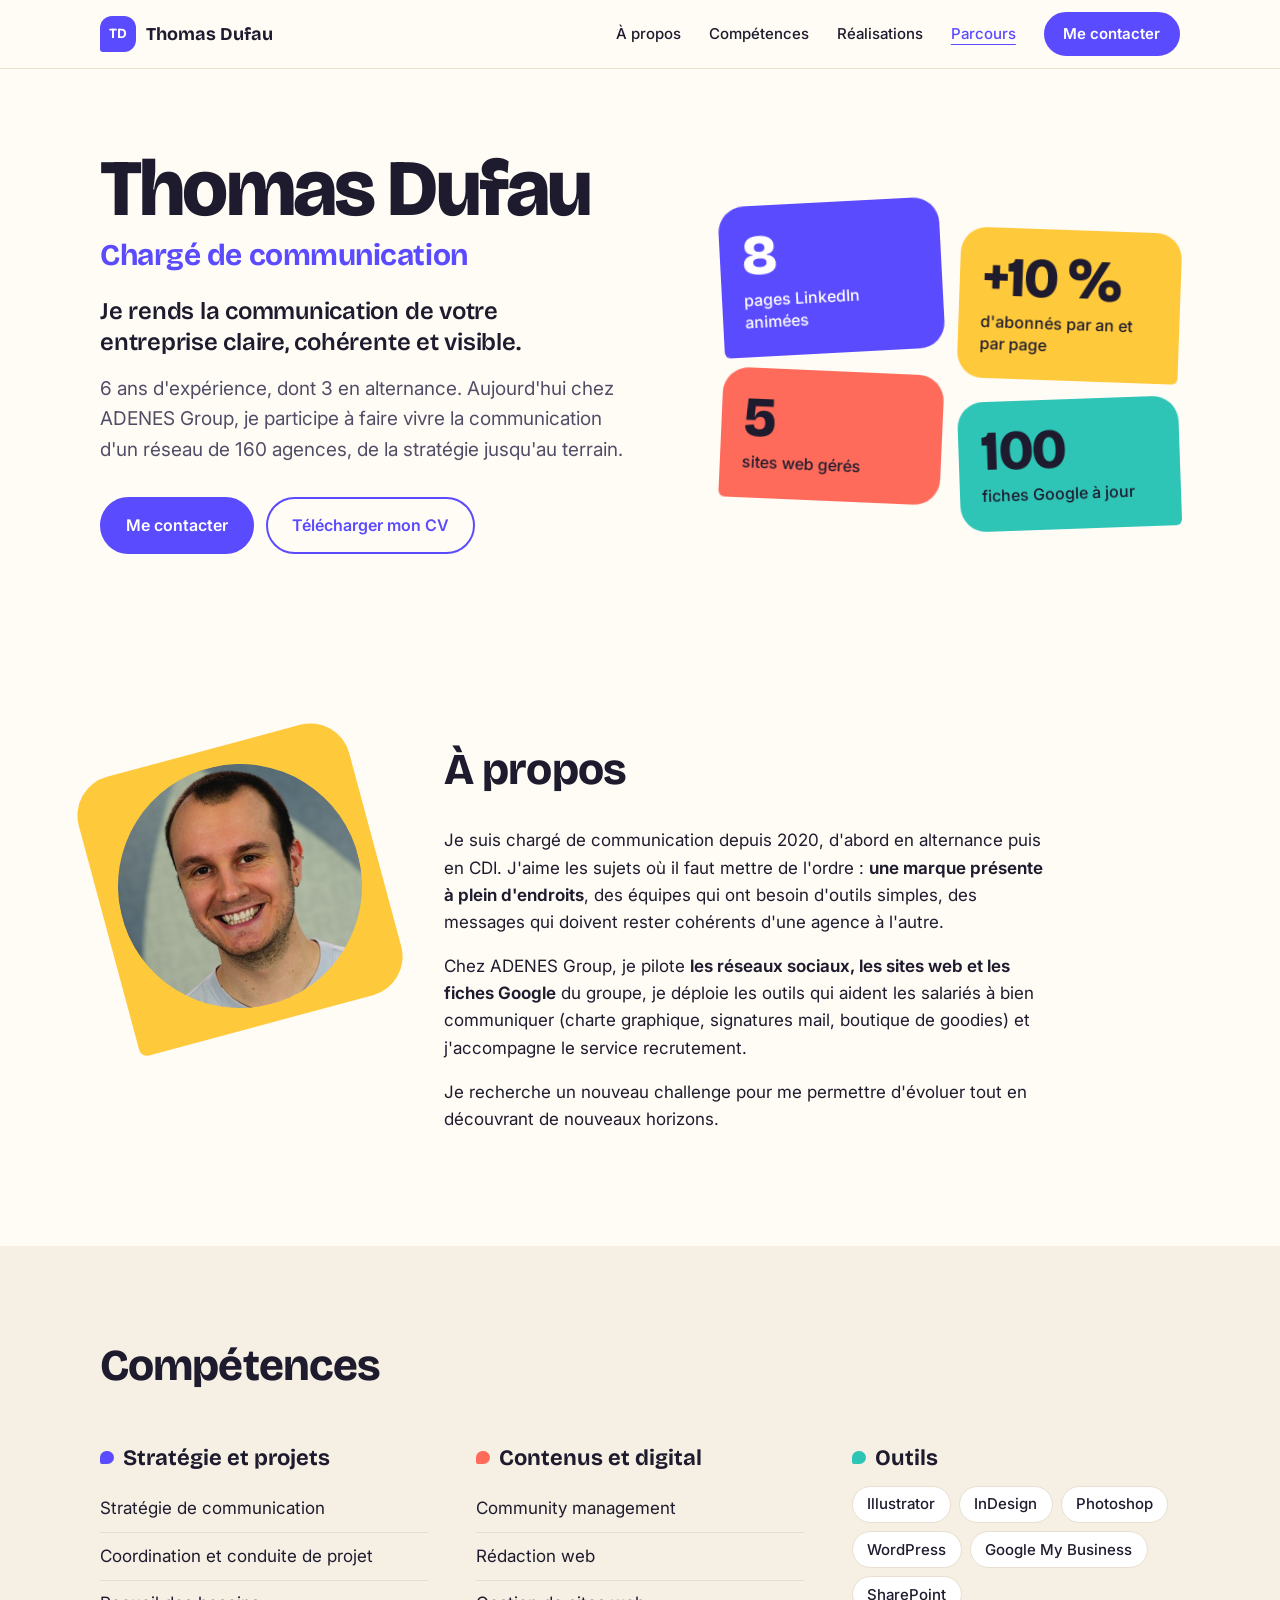
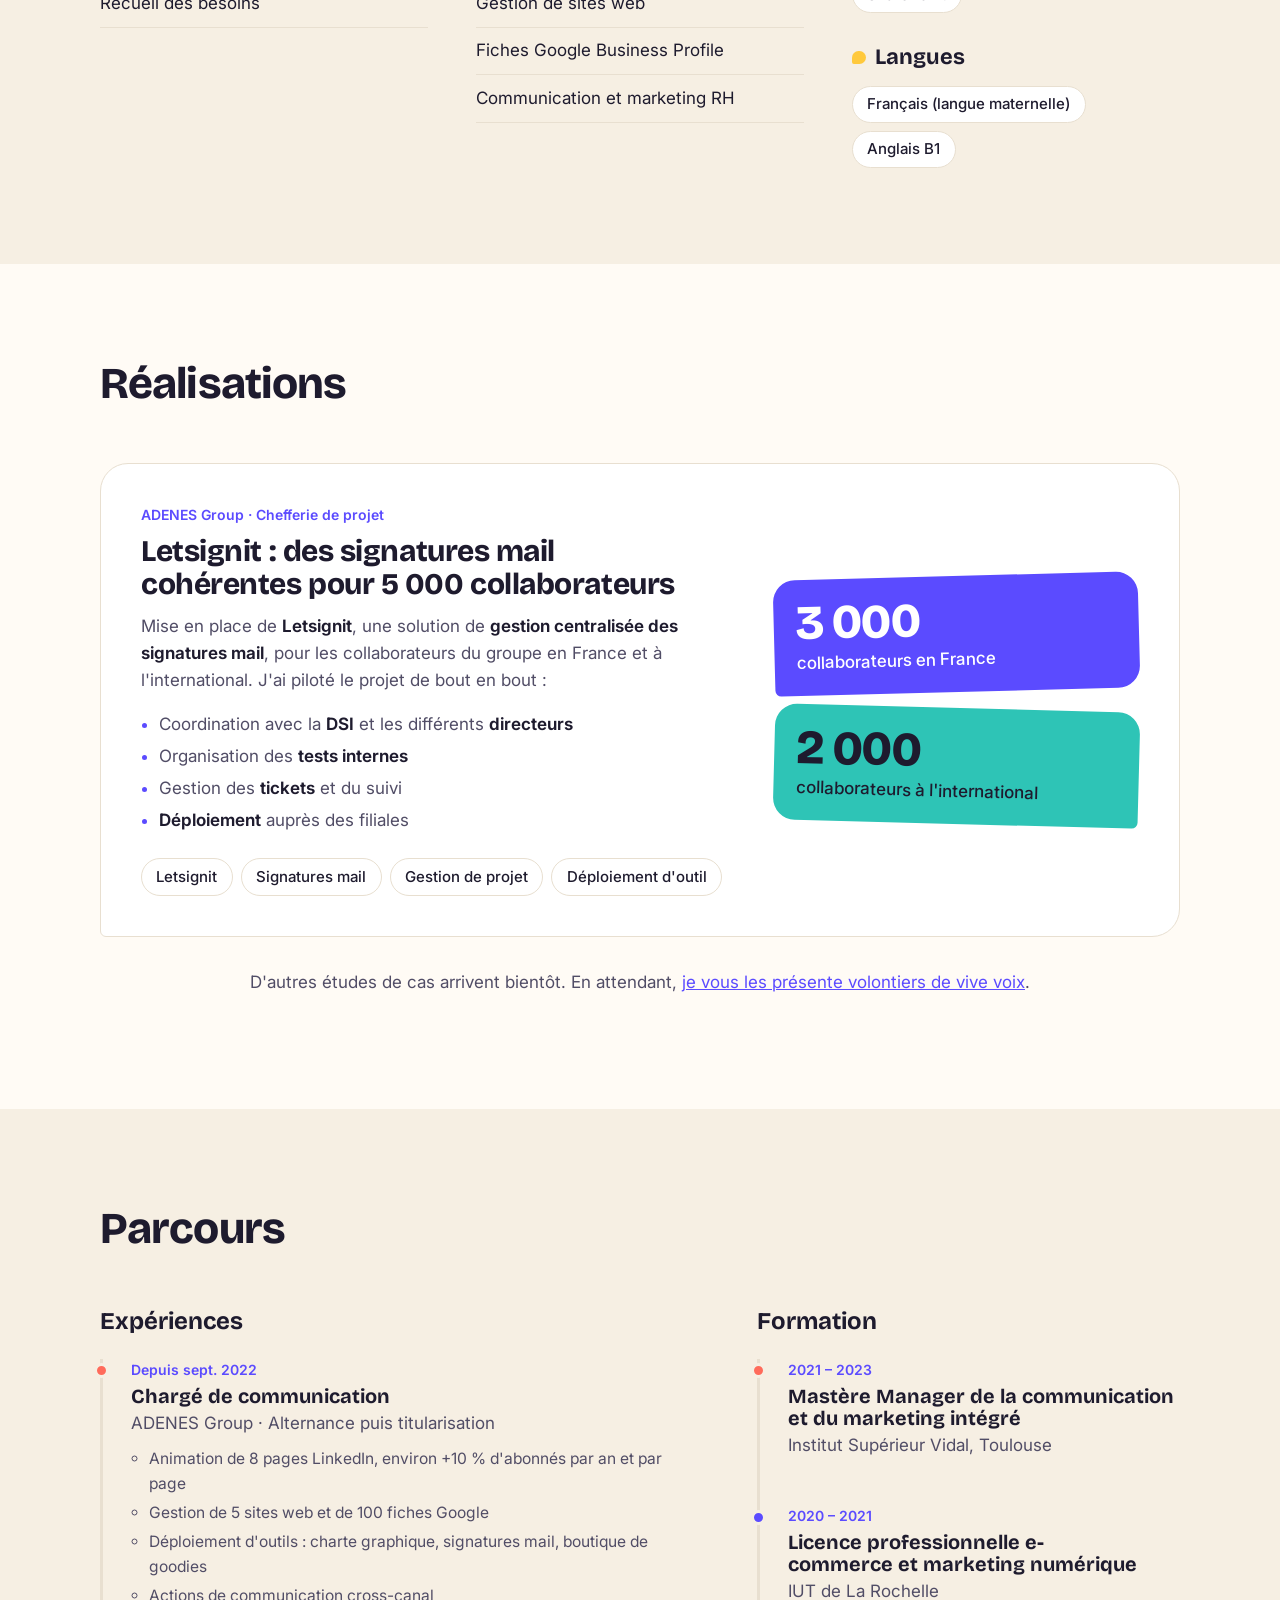
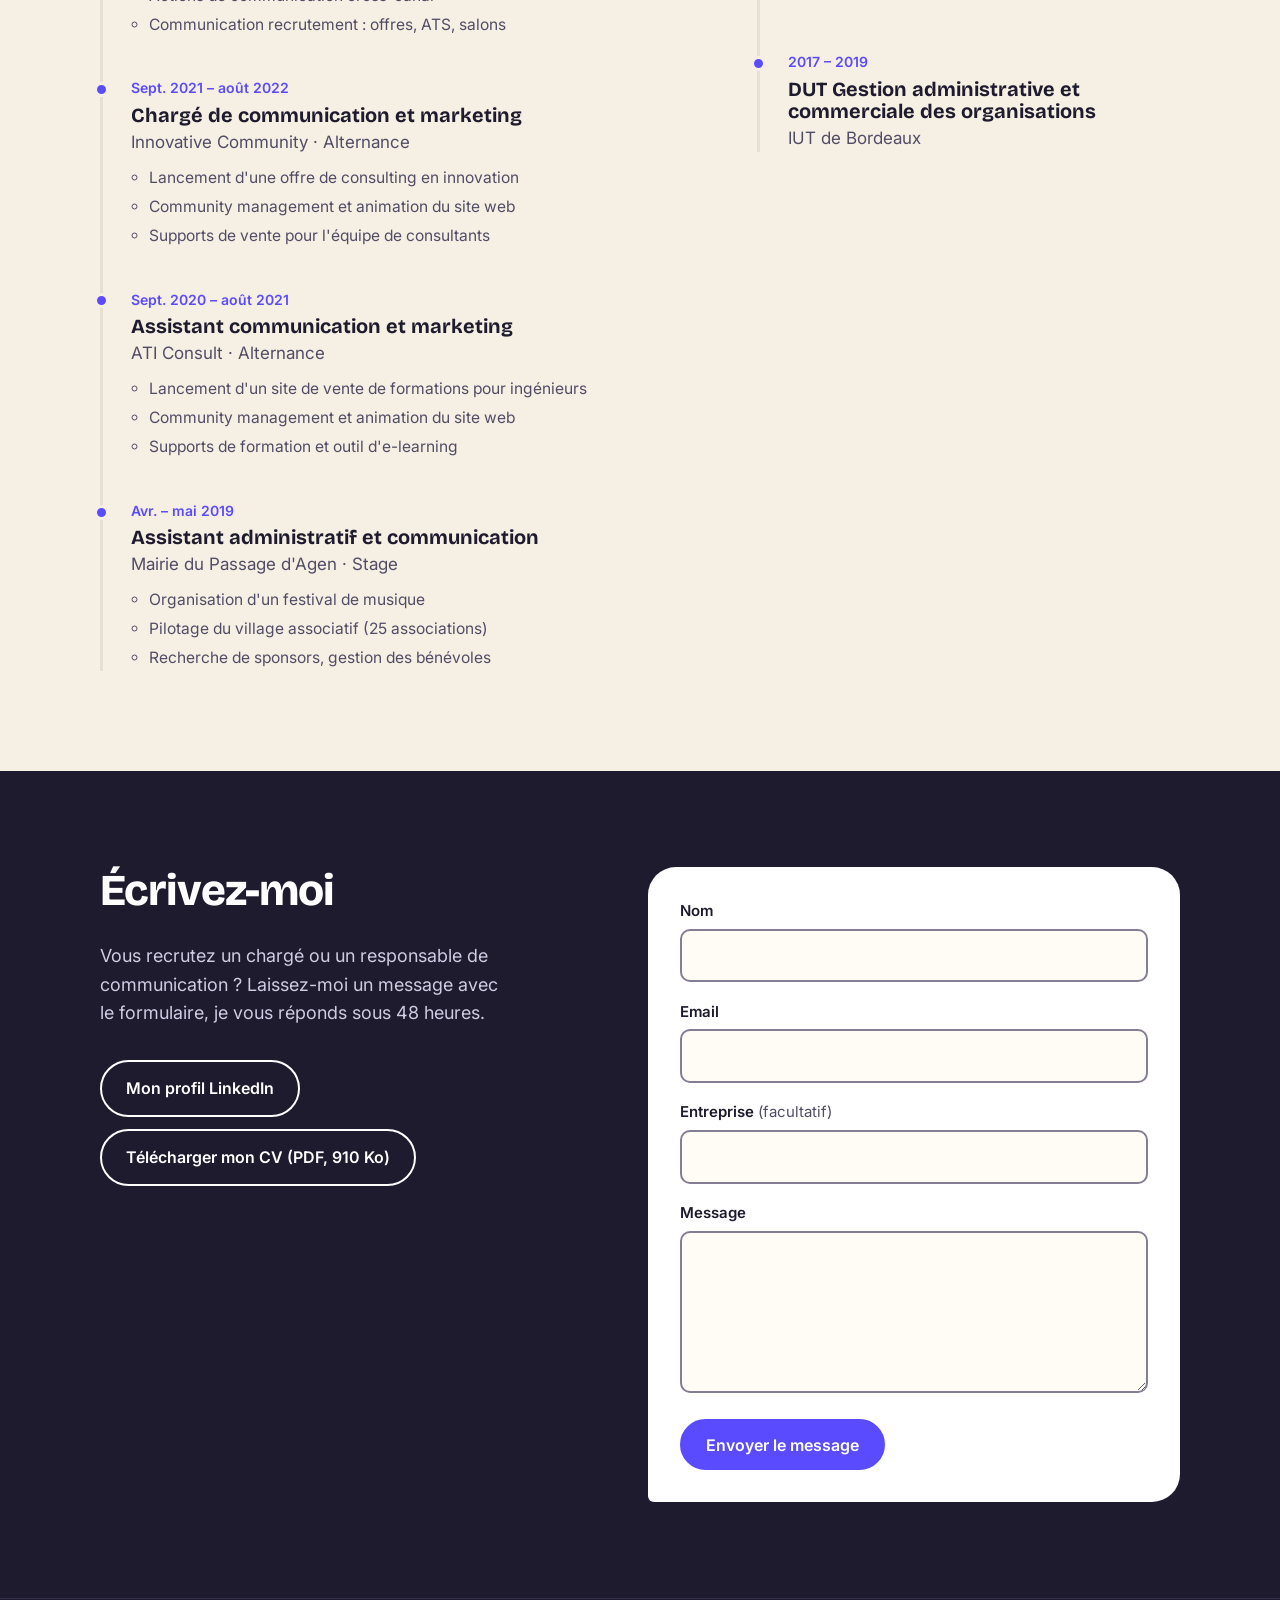
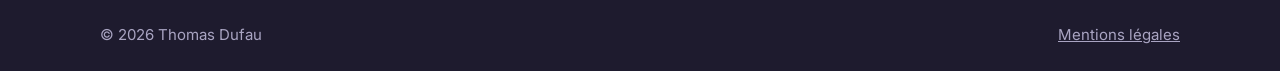
<file: index.html>
<!DOCTYPE html>
<html lang="fr">
<head>
  <meta charset="UTF-8">
  <meta name="viewport" content="width=device-width, initial-scale=1.0">
  <title>Thomas Dufau · Chargé de communication à Toulouse</title>
  <meta name="description" content="Chargé de communication avec 6 ans d'expérience : réseaux sociaux, sites web, outils et stratégie de communication pour des réseaux multi-sites. Basé à Tournefeuille, près de Toulouse.">

  <!-- Aperçu lors d'un partage (LinkedIn, etc.) -->
  <meta property="og:title" content="Thomas Dufau · Chargé de communication">
  <meta property="og:description" content="Je rends la communication de votre entreprise claire, cohérente et visible, de la stratégie jusqu'au terrain.">
  <meta property="og:type" content="website">
  <meta property="og:url" content="https://thomasdufau.fr/">
  <meta property="og:locale" content="fr_FR">
  <meta property="og:site_name" content="Thomas Dufau">
  <meta property="og:image" content="https://thomasdufau.fr/images/apercu-partage.png">
  <meta property="og:image:width" content="1200">
  <meta property="og:image:height" content="630">
  <meta property="og:image:alt" content="Thomas Dufau, chargé de communication">
  <meta name="twitter:card" content="summary_large_image">
  <link rel="canonical" href="https://thomasdufau.fr/">

  <!-- Icône d'onglet (favicon) -->
  <link rel="icon" href="favicon.svg" type="image/svg+xml">
  <link rel="icon" href="favicon-32.png" sizes="32x32" type="image/png">
  <link rel="apple-touch-icon" href="apple-touch-icon.png">
  <meta name="theme-color" content="#5B4BFF">

  <link rel="preconnect" href="https://fonts.googleapis.com">
  <link rel="preconnect" href="https://fonts.gstatic.com" crossorigin>
  <link href="https://fonts.googleapis.com/css2?family=Bricolage+Grotesque:opsz,wght@12..96,400..800&family=Inter:wght@400;500;600&display=swap" rel="stylesheet">
  <link rel="stylesheet" href="style.css?v=202611221200">
</head>
<body>

  <a class="skip-link" href="#contenu">Aller au contenu</a>

  <!-- ===== EN-TÊTE ===== -->
  <header class="site-header">
    <div class="wrap header-inner">
      <a class="logo" href="#accueil" aria-label="Thomas Dufau, retour en haut">
        <span class="logo-mark" aria-hidden="true">TD</span>
        <span class="logo-name">Thomas Dufau</span>
      </a>

      <button class="nav-toggle" aria-expanded="false" aria-controls="menu">
        <span class="nav-toggle-bar" aria-hidden="true"></span>
        <span class="visually-hidden">Ouvrir le menu</span>
      </button>

      <nav id="menu" class="nav" aria-label="Menu principal">
        <a href="#a-propos">À propos</a>
        <a href="#competences">Compétences</a>
        <a href="#realisations">Réalisations</a>
        <a href="#parcours">Parcours</a>
        <a class="btn btn-small" href="#contact">Me contacter</a>
      </nav>
    </div>
  </header>

  <main id="contenu">

    <!-- ===== ACCUEIL ===== -->
    <section id="accueil" class="hero">
      <div class="wrap hero-inner">
        <div class="hero-text">
          <h1 class="hero-title">
            <span class="hero-name">Thomas Dufau</span>
            <span class="hero-role">Chargé de communication</span>
          </h1>
          <p class="hero-promise">Je rends la communication de votre entreprise claire, cohérente et visible.</p>
          <p class="hero-sub">6 ans d'expérience, dont 3 en alternance. Aujourd'hui chez ADENES Group, je participe à faire vivre la communication d'un réseau de 160 agences, de la stratégie jusqu'au terrain.</p>
          <div class="hero-actions">
            <a class="btn" href="#contact">Me contacter</a>
            <a class="btn btn-ghost" href="cv/CV_Thomas_Dufau.pdf" download>Télécharger mon CV<span class="visually-hidden"> (PDF, 910 Ko)</span></a>
          </div>
        </div>

        <ul class="bubbles" aria-label="Quelques chiffres">
          <li class="bubble bubble-violet"><strong>8</strong> pages LinkedIn animées</li>
          <li class="bubble bubble-sun"><strong>+10&nbsp;%</strong> d'abonnés par an et par page</li>
          <li class="bubble bubble-coral"><strong>5</strong> sites web gérés</li>
          <li class="bubble bubble-teal"><strong>100</strong> fiches Google à jour</li>
        </ul>
      </div>
    </section>

    <!-- ===== À PROPOS ===== -->
    <section id="a-propos" class="section">
      <div class="wrap about">
        <div class="about-photo">
          <img src="images/thomas-dufau.jpg" alt="Portrait de Thomas Dufau" width="480" height="480" loading="lazy" decoding="async">
        </div>
        <div class="about-text">
          <h2>À propos</h2>
          <p>Je suis chargé de communication depuis 2020, d'abord en alternance puis en CDI. J'aime les sujets où il faut mettre de l'ordre : <strong>une marque présente à plein d'endroits</strong>, des équipes qui ont besoin d'outils simples, des messages qui doivent rester cohérents d'une agence à l'autre.</p>
          <p>Chez ADENES Group, je pilote <strong>les réseaux sociaux, les sites web et les fiches Google</strong> du groupe, je déploie les outils qui aident les salariés à bien communiquer (charte graphique, signatures mail, boutique de goodies) et j'accompagne le service recrutement.</p>
          <p>Je recherche un nouveau challenge pour me permettre d'évoluer tout en découvrant de nouveaux horizons.</p>
        </div>
      </div>
    </section>

    <!-- ===== COMPÉTENCES ===== -->
    <section id="competences" class="section section-tint">
      <div class="wrap">
        <h2>Compétences</h2>
        <div class="skills">
          <div class="skill-group">
            <h3><span class="dot dot-violet" aria-hidden="true"></span>Stratégie et projets</h3>
            <ul>
              <li>Stratégie de communication</li>
              <li>Coordination et conduite de projet</li>
              <li>Recueil des besoins</li>
            </ul>
          </div>
          <div class="skill-group">
            <h3><span class="dot dot-coral" aria-hidden="true"></span>Contenus et digital</h3>
            <ul>
              <li>Community management</li>
              <li>Rédaction web</li>
              <li>Gestion de sites web</li>
              <li>Fiches Google Business Profile</li>
              <li>Communication et marketing RH</li>
            </ul>
          </div>
          <div class="skill-group">
            <h3><span class="dot dot-teal" aria-hidden="true"></span>Outils</h3>
            <ul class="tags">
              <li>Illustrator</li>
              <li>InDesign</li>
              <li>Photoshop</li>
              <li>WordPress</li>
              <li>Google My Business</li>
              <li>SharePoint</li>
            </ul>
            <h3><span class="dot dot-sun" aria-hidden="true"></span>Langues</h3>
            <ul class="tags">
              <li>Français (langue maternelle)</li>
              <li>Anglais B1</li>
            </ul>
          </div>
        </div>
      </div>
    </section>

    <!-- ===== RÉALISATIONS ===== -->
    <section id="realisations" class="section">
      <div class="wrap">
        <h2>Réalisations</h2>
        <div class="projects">

          <!-- Projet : Letsignit -->
          <article class="project">
            <div class="project-text">
              <p class="project-kicker">ADENES Group · Chefferie de projet</p>
              <h3>Letsignit : des signatures mail cohérentes pour 5&nbsp;000 collaborateurs</h3>
              <p>Mise en place de <strong>Letsignit</strong>, une solution de <strong>gestion centralisée des signatures mail</strong>, pour les collaborateurs du groupe en France et à l'international. J'ai piloté le projet de bout en bout :</p>
              <ul class="project-steps">
                <li>Coordination avec la <strong>DSI</strong> et les différents <strong>directeurs</strong></li>
                <li>Organisation des <strong>tests internes</strong></li>
                <li>Gestion des <strong>tickets</strong> et du suivi</li>
                <li><strong>Déploiement</strong> auprès des filiales</li>
              </ul>
              <ul class="tags">
                <li>Letsignit</li>
                <li>Signatures mail</li>
                <li>Gestion de projet</li>
                <li>Déploiement d'outil</li>
              </ul>
            </div>
            <ul class="project-figures" aria-label="Chiffres clés du projet">
              <li class="figure figure-violet"><strong>3&nbsp;000</strong> collaborateurs en France</li>
              <li class="figure figure-teal"><strong>2&nbsp;000</strong> collaborateurs à l'international</li>
            </ul>
          </article>

        </div>

        <p class="projects-more">D'autres études de cas arrivent bientôt. En attendant, <a href="#contact">je vous les présente volontiers de vive voix</a>.</p>
      </div>
    </section>

    <!-- ===== PARCOURS ===== -->
    <section id="parcours" class="section section-tint">
      <div class="wrap">
        <h2>Parcours</h2>

        <div class="timeline-grid">
          <div>
            <h3 class="timeline-title">Expériences</h3>
            <ol class="timeline">
              <li>
                <p class="timeline-date">Depuis sept. 2022</p>
                <h4>Chargé de communication</h4>
                <p class="timeline-org">ADENES Group · Alternance puis titularisation</p>
                <ul>
                  <li>Animation de 8 pages LinkedIn, environ +10 % d'abonnés par an et par page</li>
                  <li>Gestion de 5 sites web et de 100 fiches Google</li>
                  <li>Déploiement d'outils : charte graphique, signatures mail, boutique de goodies</li>
                  <li>Actions de communication cross-canal</li>
                  <li>Communication recrutement : offres, ATS, salons</li>
                </ul>
              </li>
              <li>
                <p class="timeline-date">Sept. 2021 – août 2022</p>
                <h4>Chargé de communication et marketing</h4>
                <p class="timeline-org">Innovative Community · Alternance</p>
                <ul>
                  <li>Lancement d'une offre de consulting en innovation</li>
                  <li>Community management et animation du site web</li>
                  <li>Supports de vente pour l'équipe de consultants</li>
                </ul>
              </li>
              <li>
                <p class="timeline-date">Sept. 2020 – août 2021</p>
                <h4>Assistant communication et marketing</h4>
                <p class="timeline-org">ATI Consult · Alternance</p>
                <ul>
                  <li>Lancement d'un site de vente de formations pour ingénieurs</li>
                  <li>Community management et animation du site web</li>
                  <li>Supports de formation et outil d'e-learning</li>
                </ul>
              </li>
              <li>
                <p class="timeline-date">Avr. – mai 2019</p>
                <h4>Assistant administratif et communication</h4>
                <p class="timeline-org">Mairie du Passage d'Agen · Stage</p>
                <ul>
                  <li>Organisation d'un festival de musique</li>
                  <li>Pilotage du village associatif (25 associations)</li>
                  <li>Recherche de sponsors, gestion des bénévoles</li>
                </ul>
              </li>
            </ol>
          </div>

          <div>
            <h3 class="timeline-title">Formation</h3>
            <ol class="timeline">
              <li>
                <p class="timeline-date">2021 – 2023</p>
                <h4>Mastère Manager de la communication et du marketing intégré</h4>
                <p class="timeline-org">Institut Supérieur Vidal, Toulouse</p>
              </li>
              <li>
                <p class="timeline-date">2020 – 2021</p>
                <h4>Licence professionnelle e-commerce et marketing numérique</h4>
                <p class="timeline-org">IUT de La Rochelle</p>
              </li>
              <li>
                <p class="timeline-date">2017 – 2019</p>
                <h4>DUT Gestion administrative et commerciale des organisations</h4>
                <p class="timeline-org">IUT de Bordeaux</p>
              </li>
            </ol>
          </div>
        </div>
      </div>
    </section>

    <!-- ===== CONTACT ===== -->
    <section id="contact" class="section contact">
      <div class="wrap contact-inner">
        <div class="contact-text">
          <h2>Écrivez-moi</h2>
          <p>Vous recrutez un chargé ou un responsable de communication ? Laissez-moi un message avec le formulaire, je vous réponds sous 48 heures.</p>
          <div class="contact-links">
            <a class="btn btn-ghost-light" href="https://fr.linkedin.com/in/thomasdufau" target="_blank" rel="noopener">Mon profil LinkedIn<span class="visually-hidden"> (nouvel onglet)</span></a>
            <a class="btn btn-ghost-light" href="cv/CV_Thomas_Dufau.pdf" download>Télécharger mon CV (PDF, 910 Ko)</a>
          </div>
        </div>

        <!-- Les messages sont envoyés par Web3Forms sur la boîte mail de Thomas -->
        <form class="contact-form" action="https://api.web3forms.com/submit" method="POST" novalidate>
          <!-- Clé d'accès Web3Forms (reçue par email, elle peut être publique) -->
          <input type="hidden" name="access_key" value="5be86d90-4a36-49b6-addd-782b18f8e20a">
          <input type="hidden" name="subject" value="Nouveau message depuis thomasdufau.fr">
          <input type="hidden" name="from_name" value="Portfolio thomasdufau.fr">
          <!-- Piège à robots : un humain ne coche jamais cette case invisible -->
          <input type="checkbox" name="botcheck" class="visually-hidden" tabindex="-1" autocomplete="off" aria-hidden="true">
          <div class="field">
            <label for="nom">Nom</label>
            <input id="nom" name="nom" aria-describedby="nom-erreur" type="text" autocomplete="name" required>
            <p class="field-error" id="nom-erreur"></p>
          </div>
          <div class="field">
            <label for="email">Email</label>
            <input id="email" name="email" aria-describedby="email-erreur" type="email" autocomplete="email" required>
            <p class="field-error" id="email-erreur"></p>
          </div>
          <div class="field">
            <label for="entreprise">Entreprise <span class="optional">(facultatif)</span></label>
            <input id="entreprise" name="entreprise" type="text" autocomplete="organization">
          </div>
          <div class="field">
            <label for="message">Message</label>
            <textarea id="message" name="message" aria-describedby="message-erreur" rows="5" required></textarea>
            <p class="field-error" id="message-erreur"></p>
          </div>
          <button class="btn" type="submit">Envoyer le message</button>
          <p class="form-status" role="status" aria-live="polite"></p>
        </form>
      </div>
    </section>

  </main>

  <!-- ===== PIED DE PAGE ===== -->
  <footer class="site-footer">
    <div class="wrap footer-inner">
      <p>© 2026 Thomas Dufau</p>
      <a href="mentions-legales.html">Mentions légales</a>
    </div>
  </footer>

  <script src="script.js?v=202611221200"></script>
</body>
</html>
</file>
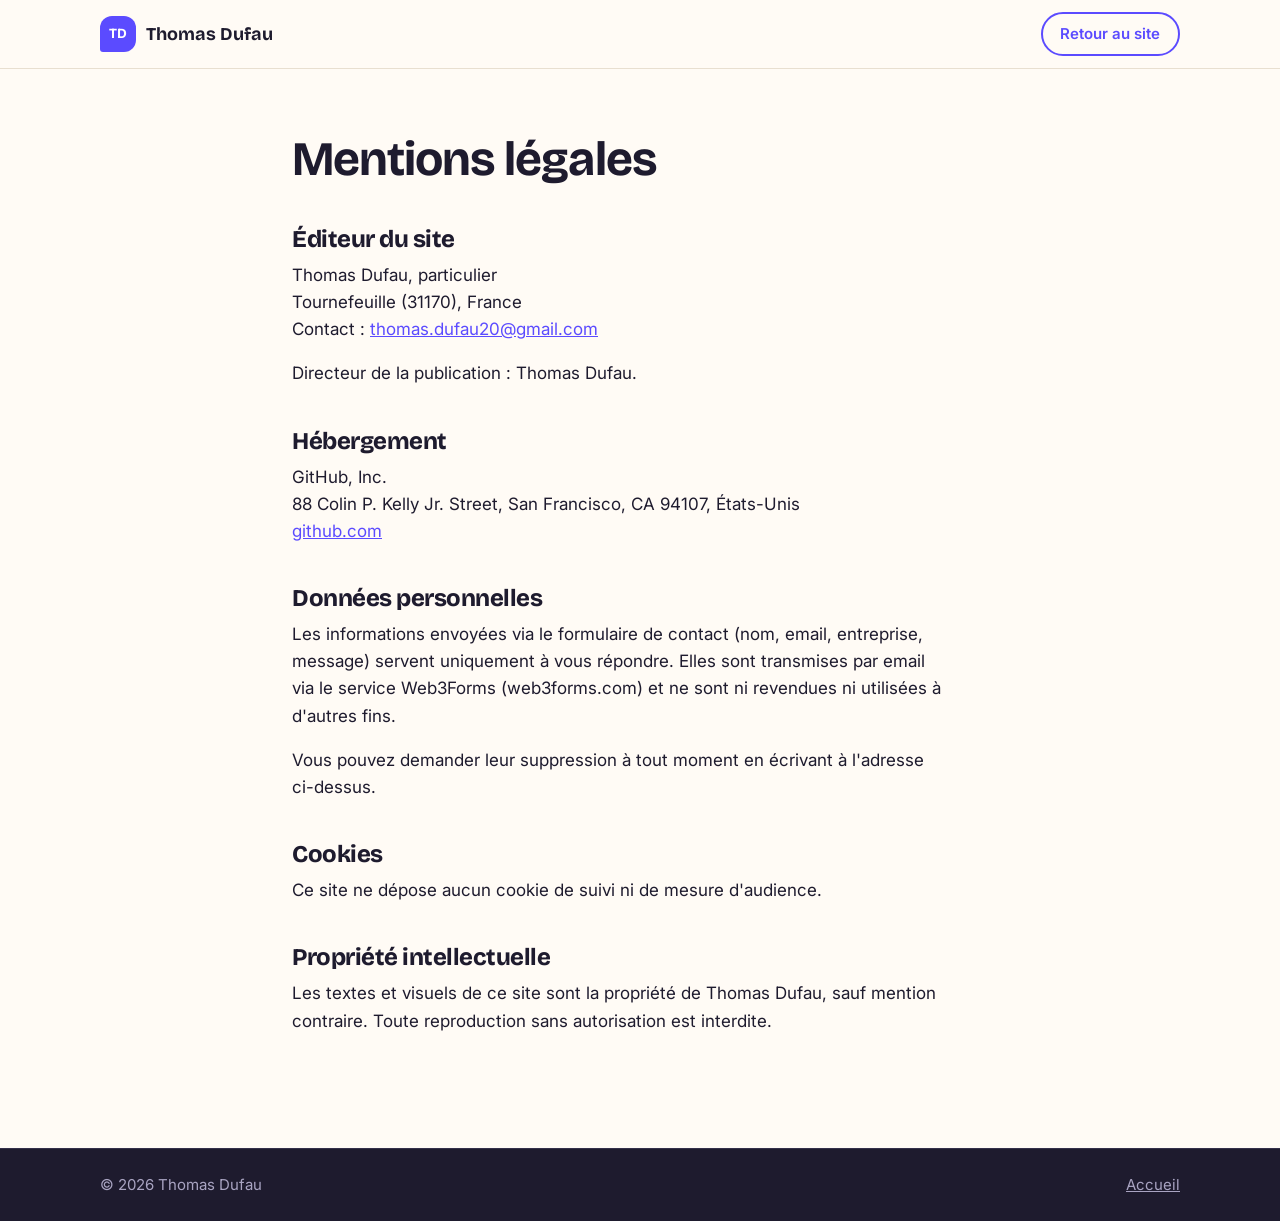
<file: mentions-legales.html>
<!DOCTYPE html>
<html lang="fr">
<head>
  <meta charset="UTF-8">
  <meta name="viewport" content="width=device-width, initial-scale=1.0">
  <title>Mentions légales · Thomas Dufau</title>
  <meta name="robots" content="noindex">

  <!-- Icône d'onglet (favicon) -->
  <link rel="icon" href="favicon.svg" type="image/svg+xml">
  <link rel="icon" href="favicon-32.png" sizes="32x32" type="image/png">
  <link rel="apple-touch-icon" href="apple-touch-icon.png">
  <meta name="theme-color" content="#5B4BFF">
  <link rel="preconnect" href="https://fonts.googleapis.com">
  <link rel="preconnect" href="https://fonts.gstatic.com" crossorigin>
  <link href="https://fonts.googleapis.com/css2?family=Bricolage+Grotesque:opsz,wght@12..96,400..800&family=Inter:wght@400;500;600&display=swap" rel="stylesheet">
  <link rel="stylesheet" href="style.css?v=202611221200">
</head>
<body>

  <header class="site-header">
    <div class="wrap header-inner">
      <a class="logo" href="index.html">
        <span class="logo-mark" aria-hidden="true">TD</span>
        <span class="logo-name">Thomas Dufau</span>
      </a>
      <a class="btn btn-small btn-ghost" href="index.html">Retour au site</a>
    </div>
  </header>

  <main class="legal">
    <div class="wrap">
      <h1>Mentions légales</h1>

      <h2>Éditeur du site</h2>
      <p>Thomas Dufau, particulier<br>
      Tournefeuille (31170), France<br>
      Contact : <a href="mailto:thomas.dufau20@gmail.com">thomas.dufau20@gmail.com</a></p>
      <p>Directeur de la publication : Thomas Dufau.</p>

      <h2>Hébergement</h2>
      <p>GitHub, Inc.<br>
      88 Colin P. Kelly Jr. Street, San Francisco, CA 94107, États-Unis<br>
      <a href="https://github.com" target="_blank" rel="noopener">github.com</a></p>

      <h2>Données personnelles</h2>
      <p>Les informations envoyées via le formulaire de contact (nom, email, entreprise, message) servent uniquement à vous répondre. Elles sont transmises par email via le service Web3Forms (web3forms.com) et ne sont ni revendues ni utilisées à d'autres fins.</p>
      <p>Vous pouvez demander leur suppression à tout moment en écrivant à l'adresse ci-dessus.</p>

      <h2>Cookies</h2>
      <p>Ce site ne dépose aucun cookie de suivi ni de mesure d'audience.</p>

      <h2>Propriété intellectuelle</h2>
      <p>Les textes et visuels de ce site sont la propriété de Thomas Dufau, sauf mention contraire. Toute reproduction sans autorisation est interdite.</p>
    </div>
  </main>

  <footer class="site-footer">
    <div class="wrap footer-inner">
      <p>© 2026 Thomas Dufau</p>
      <a href="index.html">Accueil</a>
    </div>
  </footer>

</body>
</html>
</file>
<file: style.css>
/* =========================================
   1. Variables : couleurs, polices, tailles
   ========================================= */
:root {
  --fond: #FFFBF5;
  --fond-teinte: #F6EFE3;
  --encre: #1E1B2E;
  --encre-douce: #514D66;
  --violet: #5B4BFF;
  --violet-fonce: #4535E0;
  --corail: #FF6B5B;
  --soleil: #FFC93C;
  --turquoise: #2EC4B6;
  --trait: #E8DFD0;
  --trait-champ: #857D93; /* bord des champs : contraste 3:1 minimum */
  --erreur: #B42318;
  --succes: #0F766E;

  --police-titre: "Bricolage Grotesque", "Avenir Next", system-ui, sans-serif;
  --police-texte: "Inter", system-ui, -apple-system, sans-serif;

  --largeur: 1120px;
  --rayon: 14px;
}

/* =========================================
   2. Bases
   ========================================= */
*, *::before, *::after { box-sizing: border-box; }

html { scroll-behavior: smooth; scroll-padding-top: 5rem; }

body {
  margin: 0;
  background: var(--fond);
  color: var(--encre);
  font-family: var(--police-texte);
  font-size: 1.0625rem;
  line-height: 1.6;
  -webkit-font-smoothing: antialiased;
}

h1, h2, h3, h4 {
  font-family: var(--police-titre);
  line-height: 1.1;
  margin: 0 0 0.5em;
  text-wrap: balance; /* évite un mot tout seul en fin de titre */
}

h2 {
  font-size: clamp(2rem, 4vw, 2.75rem);
  font-weight: 750;
  letter-spacing: -0.02em;
  margin-bottom: 1.25em;
}

p { margin: 0 0 1em; text-wrap: pretty; }

a { color: var(--violet); }

img { max-width: 100%; display: block; }

:focus-visible {
  outline: 3px solid var(--violet);
  outline-offset: 3px;
  border-radius: 4px;
}

.wrap {
  width: 100%;
  max-width: var(--largeur);
  margin: 0 auto;
  padding: 0 1.25rem;
}

.visually-hidden {
  position: absolute;
  width: 1px; height: 1px;
  overflow: hidden;
  clip: rect(0 0 0 0);
  white-space: nowrap;
}

.skip-link {
  position: absolute;
  left: 1rem; top: -3rem;
  background: var(--encre);
  color: #fff;
  padding: 0.5rem 1rem;
  border-radius: 8px;
  z-index: 100;
}
.skip-link:focus { top: 1rem; }

/* =========================================
   3. Boutons
   ========================================= */
.btn {
  display: inline-block;
  background: var(--violet);
  color: #fff;
  font-family: var(--police-texte);
  font-weight: 600;
  font-size: 1rem;
  text-decoration: none;
  padding: 0.85rem 1.5rem;
  border: 2px solid var(--violet);
  border-radius: 999px;
  cursor: pointer;
  transition: background 0.2s, color 0.2s, border-color 0.2s, transform 0.15s;
}
.btn:hover { background: var(--violet-fonce); border-color: var(--violet-fonce); }
.btn:active { transform: scale(0.97); }
.btn[disabled] { opacity: 0.7; cursor: progress; transform: none; }

.btn-ghost { background: transparent; color: var(--violet); }
.btn-ghost:hover { background: var(--violet); color: #fff; }

.btn-small { padding: 0.5rem 1.1rem; font-size: 0.9375rem; }

/* =========================================
   4. En-tête et menu
   ========================================= */
.site-header {
  position: sticky;
  top: 0;
  z-index: 50;
  background: rgba(255, 251, 245, 0.92);
  backdrop-filter: blur(8px);
  border-bottom: 1px solid var(--trait);
}

.header-inner {
  display: flex;
  align-items: center;
  justify-content: space-between;
  height: 4.25rem;
}

.logo {
  display: flex;
  align-items: center;
  gap: 0.6rem;
  text-decoration: none;
  color: var(--encre);
  font-family: var(--police-titre);
  font-weight: 700;
  font-size: 1.125rem;
}

.logo-mark {
  display: grid;
  place-items: center;
  width: 2.25rem; height: 2.25rem;
  background: var(--violet);
  color: #fff;
  font-size: 0.875rem;
  border-radius: 12px 12px 12px 3px; /* forme de bulle */
}

.nav { display: flex; align-items: center; gap: 1.75rem; }
.nav a:not(.btn) {
  color: var(--encre);
  text-decoration: none;
  font-weight: 500;
  font-size: 0.9375rem;
  text-underline-offset: 0.35em;
  text-decoration-thickness: 2px;
  transition: color 0.2s;
}
.nav a:not(.btn):hover { color: var(--violet); }
/* Rubrique en cours de lecture (mise à jour par script.js) */
.nav a[aria-current="true"] { color: var(--violet); text-decoration: underline; }

.nav-toggle { display: none; }

/* =========================================
   5. Accueil (hero)
   ========================================= */
.hero { padding: 5rem 0 6rem; overflow: hidden; }

.hero-inner {
  display: grid;
  grid-template-columns: 1.25fr 1fr;
  gap: 3rem;
  align-items: center;
}

.hero-title { margin-bottom: 1.5rem; }

.hero-name {
  display: block;
  font-size: clamp(2.75rem, 6.5vw, 5rem);
  font-weight: 800;
  letter-spacing: -0.035em;
  line-height: 1;
}

.hero-role {
  display: block;
  margin-top: 0.6rem;
  font-size: clamp(1.375rem, 2.6vw, 1.875rem);
  font-weight: 700;
  letter-spacing: -0.015em;
  color: var(--violet);
}

.hero-promise {
  font-family: var(--police-titre);
  font-size: clamp(1.25rem, 2.2vw, 1.5rem);
  font-weight: 600;
  line-height: 1.3;
  letter-spacing: -0.01em;
  max-width: 30ch;
  text-wrap: balance;
  margin-bottom: 1rem;
}

.hero-sub {
  font-size: 1.1875rem;
  color: var(--encre-douce);
  max-width: 34rem;
  margin-bottom: 2rem;
}

.hero-actions { display: flex; flex-wrap: wrap; gap: 0.75rem; }

/* Les bulles de chiffres : l'élément marquant du site */
.bubbles {
  list-style: none;
  margin: 0;
  padding: 0;
  display: grid;
  grid-template-columns: 1fr 1fr;
  gap: 1.1rem;
}

/* Chaque bulle a 2 mouvements indépendants :
   - scale : l'apparition au chargement (pop)
   - rotate : l'angle de base + la rotation pilotée par le scroll (script.js) */
.bubble {
  --angle: 0deg;    /* inclinaison de départ */
  --decalage: 0rem; /* décalage vertical de départ */
  --sens: 1;        /* sens de rotation au scroll : 1 ou -1 */
  position: relative;
  padding: 1.4rem 1.4rem 1.5rem;
  font-weight: 500;
  font-size: 1rem;
  line-height: 1.35;
  border-radius: 26px 26px 26px 6px;
  translate: 0 var(--decalage);
  rotate: calc(var(--angle) + var(--scroll-rotation, 0deg) * var(--sens));
  animation: pop 0.55s cubic-bezier(.2, 1.4, .4, 1) both;
}

.bubble strong {
  display: block;
  font-family: var(--police-titre);
  font-size: clamp(2.5rem, 5vw, 3.5rem);
  font-weight: 800;
  line-height: 1;
  letter-spacing: -0.03em;
  margin-bottom: 0.35rem;
}

.bubble-violet { background: var(--violet); color: #fff; --angle: -3deg; animation-delay: 0.15s; }
.bubble-sun    { background: var(--soleil); color: var(--encre); --angle: 2deg; --decalage: 1.75rem; --sens: -1; border-radius: 26px 26px 6px 26px; animation-delay: 0.3s; }
.bubble-coral  { background: var(--corail); color: var(--encre); --angle: 2.5deg; --sens: -1; animation-delay: 0.45s; }
.bubble-teal   { background: var(--turquoise); color: var(--encre); --angle: -2deg; --decalage: 1.75rem; border-radius: 26px 26px 6px 26px; animation-delay: 0.6s; }

@keyframes pop {
  from { opacity: 0; scale: 0.6; }
  to   { opacity: 1; scale: 1; }
}


/* =========================================
   6. Sections
   ========================================= */
.section { padding: 6rem 0; }
.section-tint { background: var(--fond-teinte); }

/* À propos */
.about {
  display: grid;
  grid-template-columns: 280px 1fr;
  gap: 4rem;
  align-items: start;
}

.about-photo {
  /* Même mouvement que les bulles de l'accueil : rotation au scroll */
  --angle: -2deg;
  aspect-ratio: 1;
  padding: 18px;
  background: var(--soleil);
  border-radius: 40px 40px 40px 8px; /* forme de bulle, comme dans l'accueil */
  rotate: calc(var(--angle) + var(--scroll-rotation, 0deg));
}
.about-photo img {
  width: 100%;
  height: 100%;
  object-fit: cover;
  border-radius: 50%;
  rotate: 2deg;
}

.about-text { max-width: 38rem; }
.about-text h2 { margin-bottom: 0.75em; }
.about-text strong { font-weight: 650; }

/* Compétences */
.skills {
  display: grid;
  grid-template-columns: repeat(3, 1fr);
  gap: 3rem;
}

.skill-group h3 {
  display: flex;
  align-items: center;
  gap: 0.6rem;
  font-size: 1.375rem;
  font-weight: 700;
  margin-bottom: 1rem;
}
.skill-group h3:not(:first-child) { margin-top: 2rem; }

.skill-group ul { list-style: none; margin: 0; padding: 0; }
.skill-group ul:not(.tags) li {
  padding: 0.6rem 0;
  border-bottom: 1px solid var(--trait);
}

.dot {
  width: 0.85rem; height: 0.85rem;
  border-radius: 50% 50% 50% 2px;
  flex-shrink: 0;
}
.dot-violet { background: var(--violet); }
.dot-coral  { background: var(--corail); }
.dot-teal   { background: var(--turquoise); }
.dot-sun    { background: var(--soleil); }

.tags { display: flex; flex-wrap: wrap; gap: 0.5rem; }
.tags li {
  background: #fff;
  border: 1px solid var(--trait);
  padding: 0.35rem 0.9rem;
  border-radius: 999px;
  font-weight: 500;
  font-size: 0.9375rem;
}

/* Réalisations : cartes projet */
.projects { display: grid; gap: 2rem; }

.project {
  display: grid;
  grid-template-columns: 1.6fr 1fr;
  gap: 3rem;
  align-items: center;
  background: #fff;
  border: 1px solid var(--trait);
  border-radius: 28px 28px 28px 6px; /* forme de bulle */
  padding: 2.5rem;
}

.project-kicker {
  font-size: 0.875rem;
  font-weight: 600;
  color: var(--violet);
  margin-bottom: 0.5rem;
}

.project h3 {
  font-size: clamp(1.5rem, 2.6vw, 1.875rem);
  font-weight: 750;
  letter-spacing: -0.015em;
  margin-bottom: 0.75rem;
}

.project-text > p:not(.project-kicker) { color: var(--encre-douce); }
.project-text strong { color: var(--encre); font-weight: 650; }
.project .tags { list-style: none; margin: 1.5rem 0 0; padding: 0; }

.project-steps {
  margin: 0;
  padding-left: 1.1rem;
  color: var(--encre-douce);
}
.project-steps li { margin-bottom: 0.3rem; }
.project-steps li::marker { color: var(--violet); }

.project-figures {
  list-style: none;
  margin: 0;
  padding: 0;
  display: grid;
  gap: 1rem;
}

.figure {
  padding: 1.2rem 1.4rem 1.3rem;
  font-weight: 500;
  line-height: 1.35;
  border-radius: 22px 22px 22px 6px;
}
.figure strong {
  display: block;
  font-family: var(--police-titre);
  font-size: clamp(2.25rem, 4vw, 3rem);
  font-weight: 800;
  line-height: 1;
  letter-spacing: -0.03em;
  margin-bottom: 0.3rem;
}
.figure-violet { background: var(--violet); color: #fff; rotate: -1.5deg; }
.figure-teal   { background: var(--turquoise); color: var(--encre); rotate: 1.5deg; border-radius: 22px 22px 6px 22px; }

.projects-more { margin-top: 2rem; color: var(--encre-douce); text-align: center; }

/* Parcours */
.timeline-grid {
  display: grid;
  grid-template-columns: 1.4fr 1fr;
  gap: 4rem;
}

.timeline-title {
  font-size: 1.5rem;
  font-weight: 700;
  margin-bottom: 1.5rem;
}

.timeline {
  list-style: none;
  margin: 0;
  padding: 0 0 0 1.75rem;
  border-left: 3px solid var(--trait);
}

.timeline > li { position: relative; padding-bottom: 2.25rem; }
.timeline > li:last-child { padding-bottom: 0; }

.timeline > li::before {
  content: "";
  position: absolute;
  left: calc(-1.75rem - 9px);
  top: 0.3rem;
  width: 15px; height: 15px;
  background: var(--violet);
  border: 3px solid var(--fond-teinte);
  border-radius: 50%;
}
.timeline > li:first-child::before { background: var(--corail); }

.timeline-date {
  font-size: 0.875rem;
  font-weight: 600;
  color: var(--violet);
  margin-bottom: 0.25rem;
}

.timeline h4 { font-size: 1.25rem; font-weight: 700; margin-bottom: 0.2rem; }

.timeline-org { color: var(--encre-douce); margin-bottom: 0.6rem; }

.timeline ul { margin: 0; padding-left: 1.1rem; color: var(--encre-douce); font-size: 0.975rem; }
.timeline ul li { margin-bottom: 0.25rem; }

/* Contact */
.contact { background: var(--encre); color: #fff; }

.contact-inner {
  display: grid;
  grid-template-columns: 1fr 1.1fr;
  gap: 4rem;
  align-items: start;
}

.contact h2 { color: #fff; margin-bottom: 0.6em; }
.contact-text p { color: #CFCBE3; font-size: 1.125rem; max-width: 26rem; }

.contact-links { display: flex; flex-wrap: wrap; gap: 0.75rem; margin-top: 2rem; }

/* Boutons adaptés au fond sombre de la section contact */
.btn-sun { background: var(--soleil); border-color: var(--soleil); color: var(--encre); }
.btn-sun:hover { background: #FFD966; border-color: #FFD966; }
.btn-ghost-light { background: transparent; border-color: #fff; color: #fff; }
.btn-ghost-light:hover { background: #fff; color: var(--encre); }

.contact-form {
  background: #fff;
  color: var(--encre);
  padding: 2rem;
  border-radius: 28px 28px 28px 6px;
}

.field { margin-bottom: 1.1rem; }
.field label { display: block; font-weight: 600; font-size: 0.9375rem; margin-bottom: 0.35rem; }
.optional { font-weight: 400; color: var(--encre-douce); }

.field input,
.field textarea {
  width: 100%;
  font: inherit;
  color: var(--encre);
  background: var(--fond);
  border: 2px solid var(--trait-champ);
  border-radius: 10px;
  padding: 0.7rem 0.85rem;
  transition: border-color 0.2s, box-shadow 0.2s;
}
.field input:focus,
.field textarea:focus { outline: none; border-color: var(--violet); box-shadow: 0 0 0 3px rgba(91, 75, 255, 0.25); }
.field [aria-invalid="true"] { border-color: var(--erreur); }
.field-error { margin: 0.35rem 0 0; font-size: 0.9375rem; font-weight: 600; color: var(--erreur); }
.field-error:empty { display: none; }

.form-status { margin: 1rem 0 0; font-weight: 600; }
.form-status:empty { display: none; }
.form-status.ok { color: var(--succes); }
.form-status.erreur { color: var(--erreur); }

/* Pied de page */
.site-footer { background: var(--encre); color: #A9A4C2; border-top: 1px solid #34304A; }
.footer-inner {
  display: flex;
  justify-content: space-between;
  align-items: center;
  padding-top: 1.5rem;
  padding-bottom: 1.5rem;
  font-size: 0.9375rem;
}
.footer-inner p { margin: 0; }
.footer-inner a { color: #A9A4C2; }

/* =========================================
   7. Mentions légales (page secondaire)
   ========================================= */
.legal { padding: 4rem 0 6rem; }
.legal .wrap { max-width: 46rem; }
.legal h1 { font-size: clamp(2.2rem, 5vw, 3rem); letter-spacing: -0.02em; margin-bottom: 1.5rem; }
.legal h2 { font-size: 1.5rem; margin: 2.5rem 0 0.6rem; }

/* =========================================
   8. Tablette et mobile
   ========================================= */
@media (max-width: 900px) {
  .hero { padding: 3rem 0 4.5rem; }
  .hero-inner { grid-template-columns: 1fr; gap: 3rem; }
  .bubbles { max-width: 30rem; }
  .about { grid-template-columns: 1fr; gap: 2rem; }
  .about-photo { width: 200px; padding: 14px; }
  .skills { grid-template-columns: 1fr 1fr; }
  .timeline-grid { grid-template-columns: 1fr; gap: 3rem; }
  .project { grid-template-columns: 1fr; gap: 2rem; }
  .project-figures { grid-template-columns: 1fr 1fr; }
  .contact-inner { grid-template-columns: 1fr; gap: 2.5rem; }
}

@media (max-width: 760px) {
  .nav-toggle {
    display: grid;
    place-items: center;
    width: 2.75rem; height: 2.75rem;
    background: none;
    border: 0;
    cursor: pointer;
  }
  .nav-toggle-bar,
  .nav-toggle-bar::before,
  .nav-toggle-bar::after {
    display: block;
    width: 22px; height: 2px;
    background: var(--encre);
    border-radius: 2px;
    transition: transform 0.2s;
  }
  .nav-toggle-bar { position: relative; }
  .nav-toggle-bar::before,
  .nav-toggle-bar::after { content: ""; position: absolute; left: 0; }
  .nav-toggle-bar::before { top: -7px; }
  .nav-toggle-bar::after { top: 7px; }

  .nav-toggle[aria-expanded="true"] .nav-toggle-bar { background: transparent; }
  .nav-toggle[aria-expanded="true"] .nav-toggle-bar::before { transform: translateY(7px) rotate(45deg); }
  .nav-toggle[aria-expanded="true"] .nav-toggle-bar::after { transform: translateY(-7px) rotate(-45deg); }

  .nav {
    display: none;
    position: absolute;
    top: 4.25rem; left: 0; right: 0;
    flex-direction: column;
    align-items: flex-start;
    gap: 0;
    background: var(--fond);
    border-bottom: 1px solid var(--trait);
    padding: 0.5rem 1.25rem 1.25rem;
  }
  .nav.is-open { display: flex; }
  .nav a:not(.btn) { padding: 0.8rem 0; width: 100%; font-size: 1.0625rem; }
  .nav .btn { margin-top: 0.75rem; }

  .section { padding: 4.5rem 0; }
  .skills { grid-template-columns: 1fr; gap: 2.25rem; }
  .contact-form { padding: 1.5rem; }
  .project { padding: 1.75rem 1.5rem; }
  .footer-inner { flex-direction: column; gap: 0.5rem; }
}

@media (max-width: 420px) {
  .bubble { padding: 1.1rem 1rem 1.2rem; font-size: 0.9375rem; }
  .project-figures { grid-template-columns: 1fr; }
}

/* Respect des préférences « réduire les animations » */
@media (prefers-reduced-motion: reduce) {
  html { scroll-behavior: auto; }
  .bubble, .about-photo { animation: none; rotate: var(--angle); }
  .btn:active { transform: none; }
}
</file>
